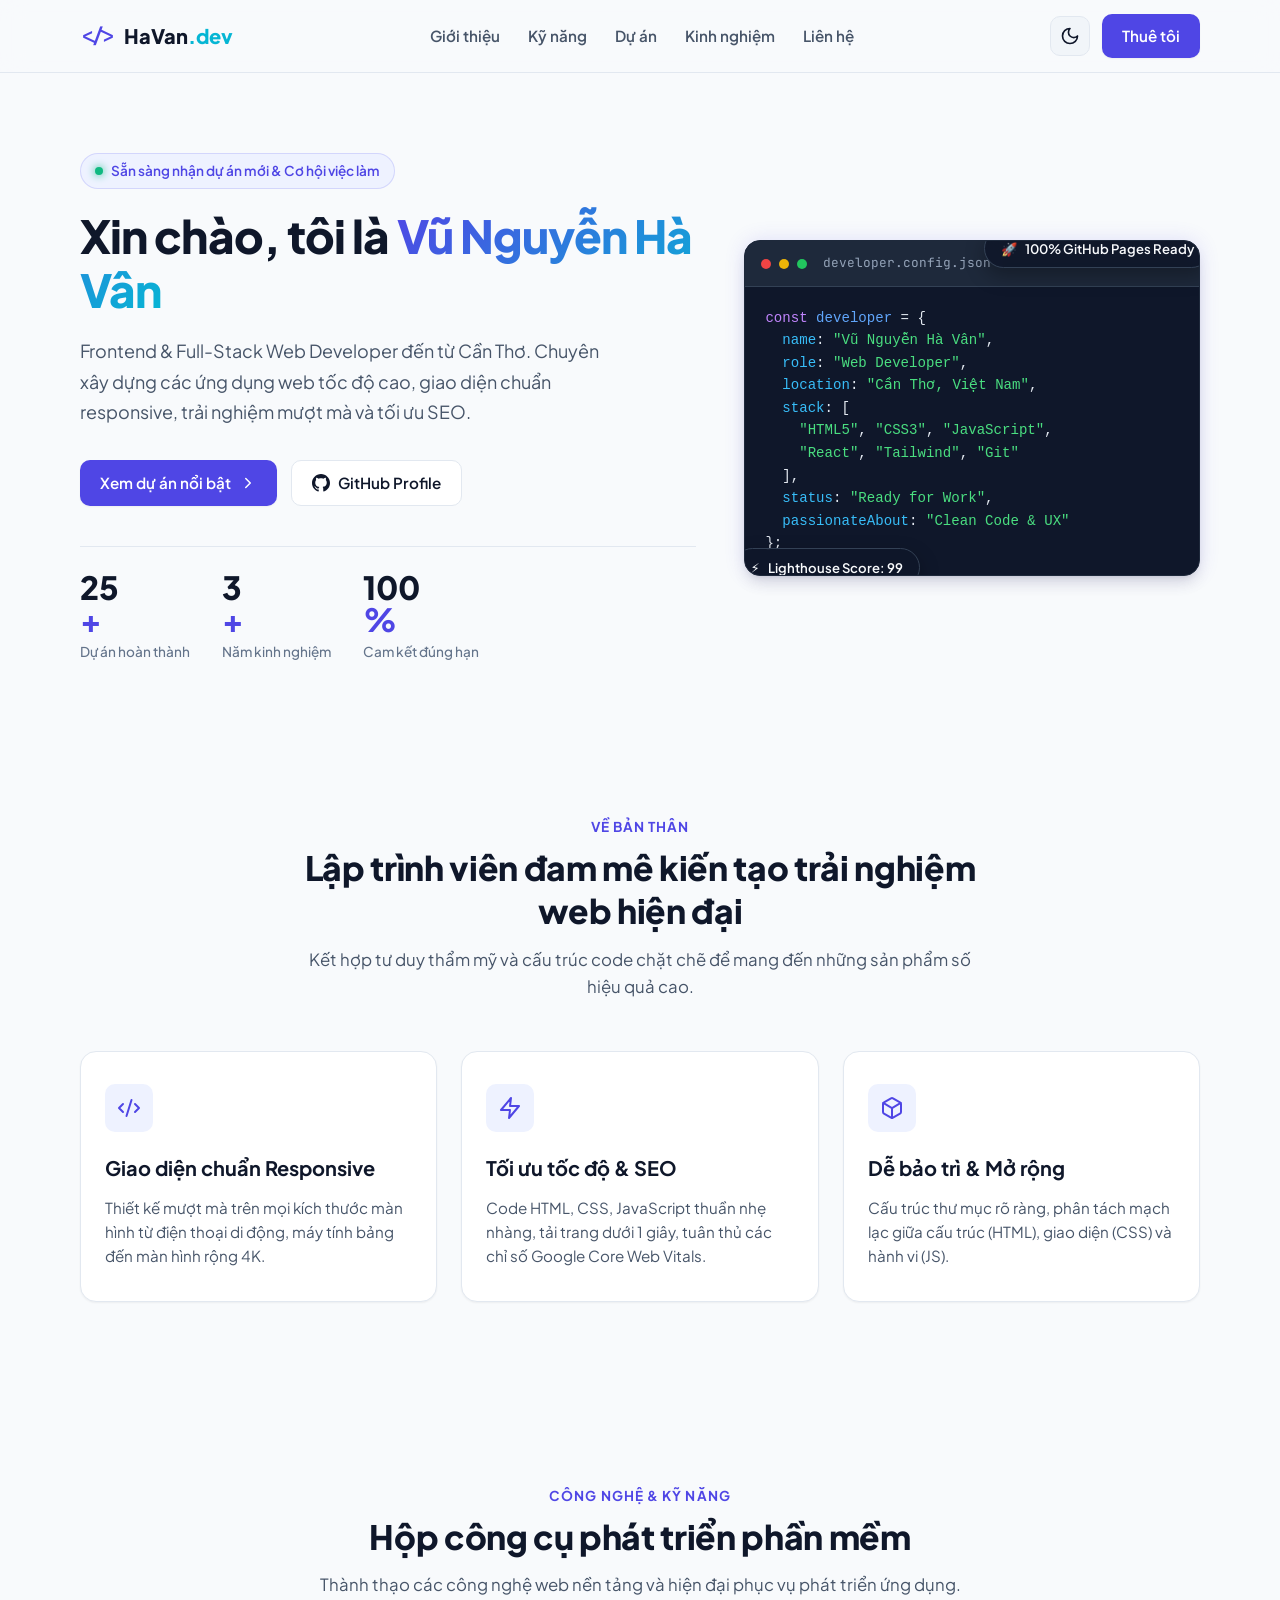
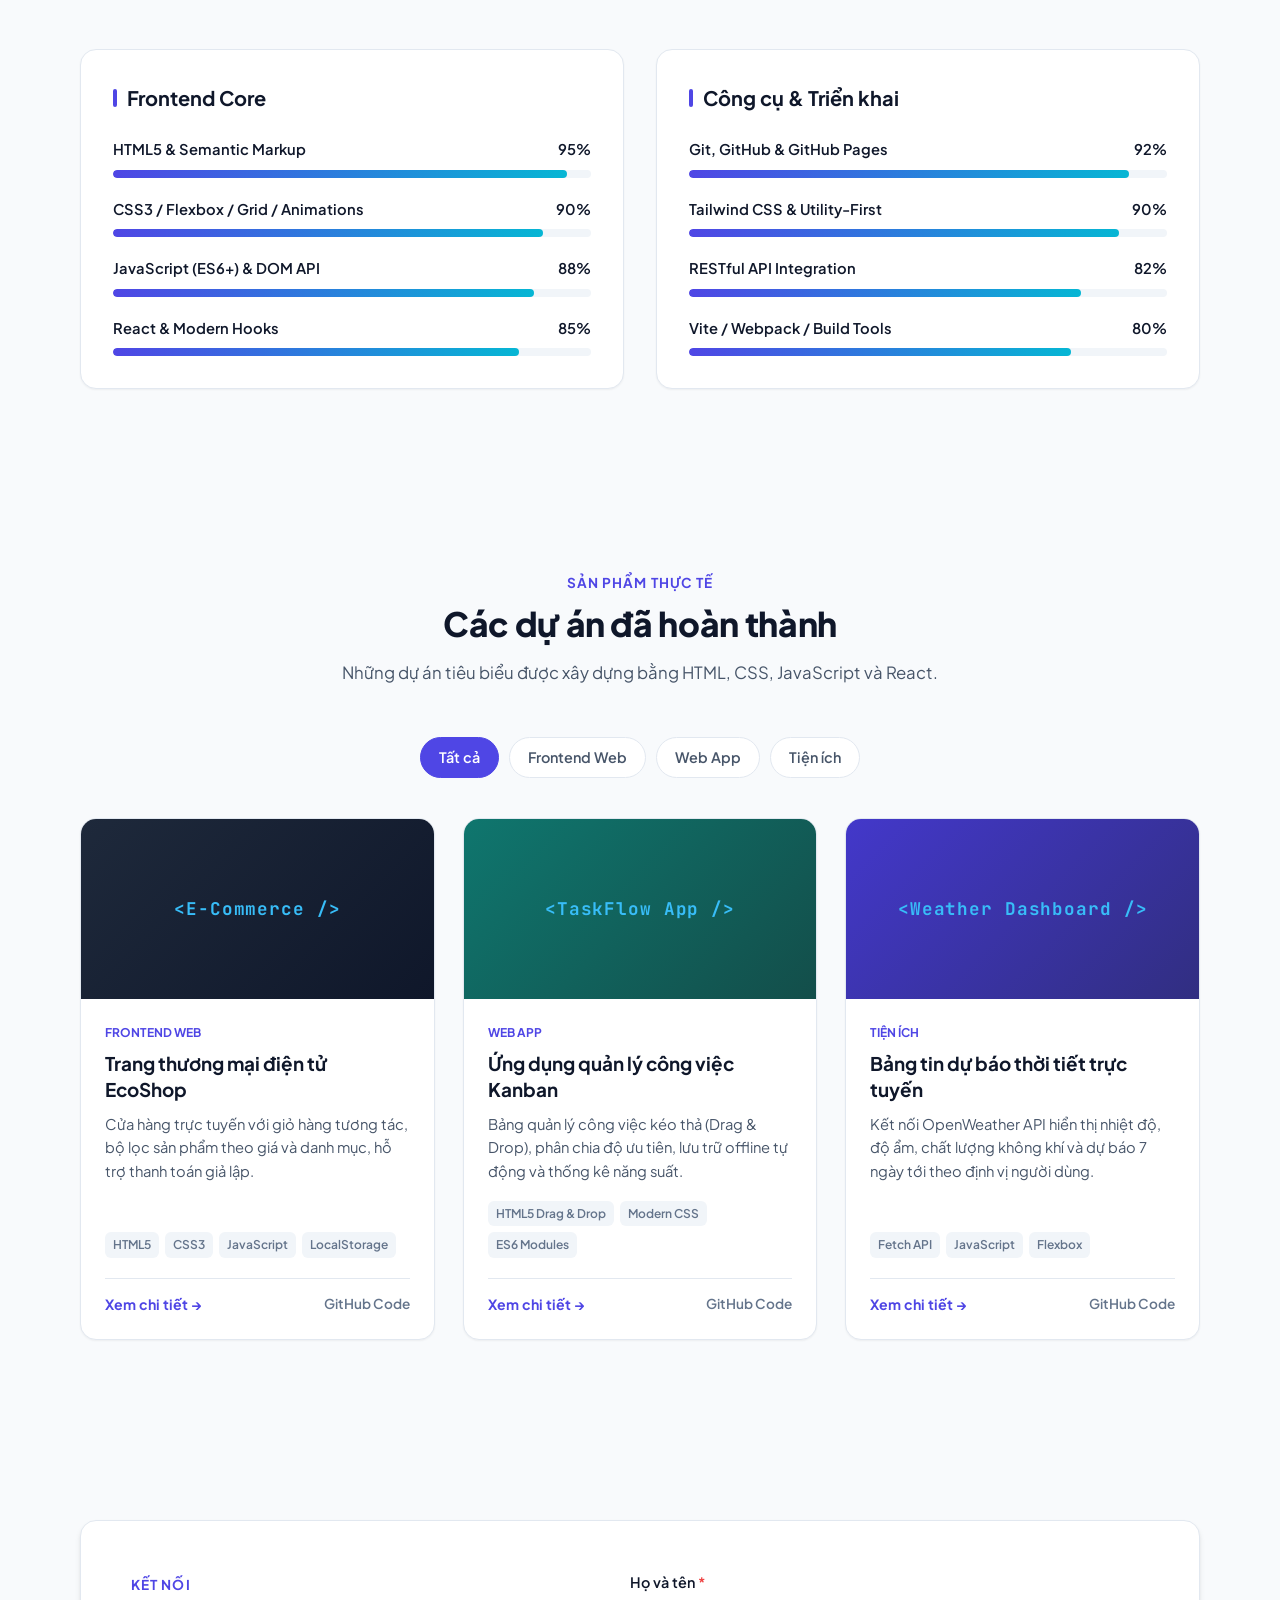
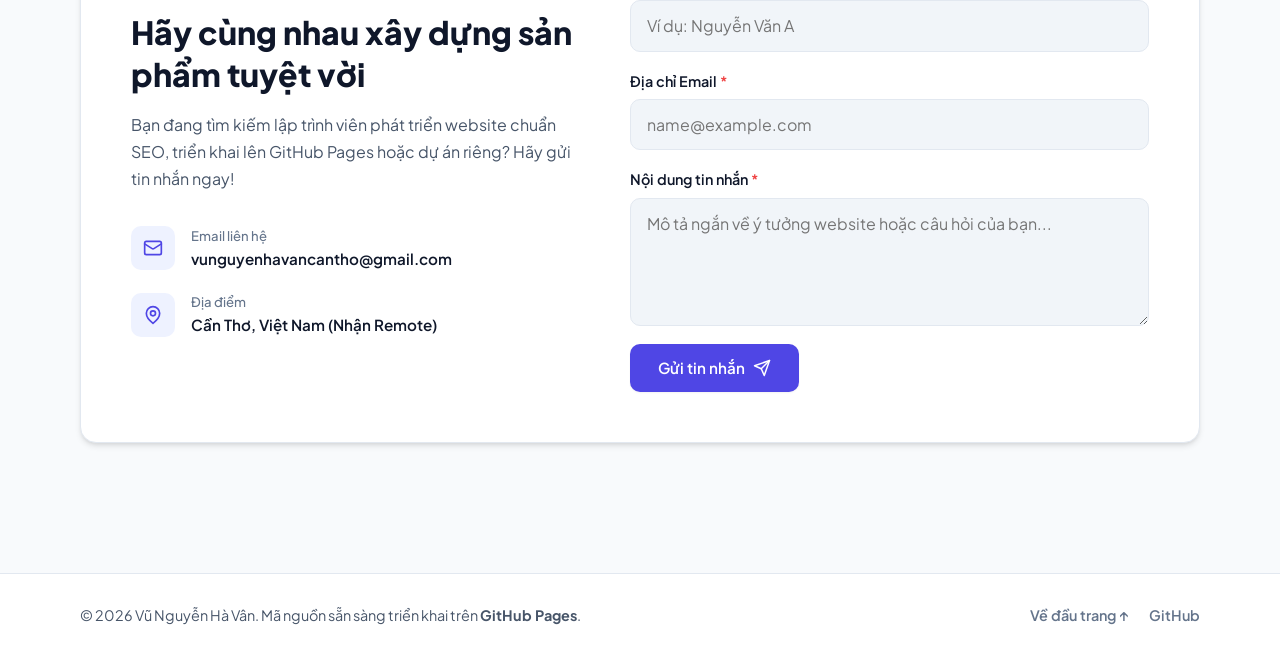
<file: github-pages-ready/index.html>
<!DOCTYPE html>
<html lang="vi">
<head>
  <meta charset="UTF-8">
  <meta name="viewport" content="width=device-width, initial-scale=1.0">
  <title>Vũ Nguyễn Hà Vân | Web Developer Portfolio</title>
  <meta name="description" content="Trang web cá nhân và hồ sơ năng lực của Vũ Nguyễn Hà Vân - Web Developer. Triển khai miễn phí trên GitHub Pages.">
  
  <!-- Google Fonts -->
  <link rel="preconnect" href="https://fonts.googleapis.com">
  <link rel="preconnect" href="https://fonts.gstatic.com" crossorigin>
  <link href="https://fonts.googleapis.com/css2?family=Plus+Jakarta+Sans:wght@400;500;600;700;800&family=JetBrains+Mono:wght@400;600&display=swap" rel="stylesheet">
  
  <!-- CSS Stylesheet -->
  <link rel="stylesheet" href="style.css">
</head>
<body>
  <!-- Header / Navigation -->
  <header class="site-header" id="header">
    <div class="container header-container">
      <a href="#hero" class="brand-logo" id="brand-logo">
        <span class="logo-symbol">&lt;/&gt;</span>
        <span class="logo-text">HaVan<span class="accent-dot">.dev</span></span>
      </a>

      <nav class="nav-menu" id="nav-menu">
        <ul class="nav-list">
          <li><a href="#about" class="nav-link">Giới thiệu</a></li>
          <li><a href="#skills" class="nav-link">Kỹ năng</a></li>
          <li><a href="#projects" class="nav-link">Dự án</a></li>
          <li><a href="#experience" class="nav-link">Kinh nghiệm</a></li>
          <li><a href="#contact" class="nav-link">Liên hệ</a></li>
        </ul>
      </nav>

      <div class="header-actions">
        <!-- Theme Toggle Button -->
        <button class="theme-toggle-btn" id="theme-toggle" aria-label="Đổi chế độ sáng tối" title="Đổi giao diện">
          <svg class="sun-icon" xmlns="http://www.w3.org/2000/svg" width="20" height="20" viewBox="0 0 24 24" fill="none" stroke="currentColor" stroke-width="2" stroke-linecap="round" stroke-linejoin="round"><circle cx="12" cy="12" r="4"></circle><path d="M12 2v2"></path><path d="M12 20v2"></path><path d="m4.93 4.93 1.41 1.41"></path><path d="m17.66 17.66 1.41 1.41"></path><path d="M2 12h2"></path><path d="M20 12h2"></path><path d="m6.34 17.66-1.41 1.41"></path><path d="m19.07 4.93-1.41 1.41"></path></svg>
          <svg class="moon-icon" xmlns="http://www.w3.org/2000/svg" width="20" height="20" viewBox="0 0 24 24" fill="none" stroke="currentColor" stroke-width="2" stroke-linecap="round" stroke-linejoin="round"><path d="M12 3a6 6 0 0 0 9 9 9 9 0 1 1-9-9Z"></path></svg>
        </button>

        <a href="#contact" class="btn btn-primary header-cta">Thuê tôi</a>

        <!-- Mobile Menu Toggle -->
        <button class="mobile-toggle-btn" id="mobile-menu-btn" aria-label="Mở menu điều hướng">
          <span class="bar"></span>
          <span class="bar"></span>
          <span class="bar"></span>
        </button>
      </div>
    </div>
  </header>

  <!-- Hero Section -->
  <main>
    <section class="hero-section" id="hero">
      <div class="container hero-grid">
        <div class="hero-content">
          <div class="status-badge">
            <span class="status-dot"></span>
            <span>Sẵn sàng nhận dự án mới & Cơ hội việc làm</span>
          </div>
          <h1 class="hero-title">
            Xin chào, tôi là <span class="gradient-text">Vũ Nguyễn Hà Vân</span>
          </h1>
          <p class="hero-subtitle">
            Frontend & Full-Stack Web Developer đến từ Cần Thơ. Chuyên xây dựng các ứng dụng web tốc độ cao, giao diện chuẩn responsive, trải nghiệm mượt mà và tối ưu SEO.
          </p>

          <div class="hero-cta-group">
            <a href="#projects" class="btn btn-primary">
              Xem dự án nổi bật
              <svg xmlns="http://www.w3.org/2000/svg" width="18" height="18" viewBox="0 0 24 24" fill="none" stroke="currentColor" stroke-width="2" stroke-linecap="round" stroke-linejoin="round"><path d="m9 18 6-6-6-6"/></svg>
            </a>
            <a href="https://github.com" target="_blank" rel="noopener noreferrer" class="btn btn-outline">
              <svg xmlns="http://www.w3.org/2000/svg" width="18" height="18" viewBox="0 0 24 24" fill="currentColor"><path d="M12 0c-6.626 0-12 5.373-12 12 0 5.302 3.438 9.8 8.207 11.387.599.111.793-.261.793-.577v-2.234c-3.338.726-4.033-1.416-4.033-1.416-.546-1.387-1.333-1.756-1.333-1.756-1.089-.745.083-.729.083-.729 1.205.084 1.839 1.237 1.839 1.237 1.07 1.834 2.807 1.304 3.492.997.107-.775.418-1.305.762-1.604-2.665-.305-5.467-1.334-5.467-5.931 0-1.311.469-2.381 1.236-3.221-.124-.303-.535-1.524.117-3.176 0 0 1.008-.322 3.301 1.23.957-.266 1.983-.399 3.003-.404 1.02.005 2.047.138 3.006.404 2.291-1.552 3.297-1.23 3.297-1.23.653 1.653.242 2.874.118 3.176.77.84 1.235 1.911 1.235 3.221 0 4.609-2.807 5.624-5.479 5.921.43.372.823 1.102.823 2.222v3.293c0 .319.192.694.801.576 4.765-1.589 8.199-6.086 8.199-11.386 0-6.627-5.373-12-12-12z"/></svg>
              GitHub Profile
            </a>
          </div>

          <div class="stats-row">
            <div class="stat-card">
              <span class="stat-num" data-target="25">0</span><span class="stat-plus">+</span>
              <span class="stat-label">Dự án hoàn thành</span>
            </div>
            <div class="stat-card">
              <span class="stat-num" data-target="3">0</span><span class="stat-plus">+</span>
              <span class="stat-label">Năm kinh nghiệm</span>
            </div>
            <div class="stat-card">
              <span class="stat-num" data-target="100">0</span><span class="stat-plus">%</span>
              <span class="stat-label">Cam kết đúng hạn</span>
            </div>
          </div>
        </div>

        <div class="hero-visual">
          <div class="avatar-card">
            <div class="code-window-header">
              <span class="win-dot red"></span>
              <span class="win-dot yellow"></span>
              <span class="win-dot green"></span>
              <span class="win-title">developer.config.json</span>
            </div>
            <div class="code-body">
              <pre><code><span class="c-key">const</span> <span class="c-var">developer</span> = {
  <span class="c-prop">name</span>: <span class="c-str">"Vũ Nguyễn Hà Vân"</span>,
  <span class="c-prop">role</span>: <span class="c-str">"Web Developer"</span>,
  <span class="c-prop">location</span>: <span class="c-str">"Cần Thơ, Việt Nam"</span>,
  <span class="c-prop">stack</span>: [
    <span class="c-str">"HTML5"</span>, <span class="c-str">"CSS3"</span>, <span class="c-str">"JavaScript"</span>,
    <span class="c-str">"React"</span>, <span class="c-str">"Tailwind"</span>, <span class="c-str">"Git"</span>
  ],
  <span class="c-prop">status</span>: <span class="c-str">"Ready for Work"</span>,
  <span class="c-prop">passionateAbout</span>: <span class="c-str">"Clean Code & UX"</span>
};</code></pre>
            </div>
            <div class="floating-badge badge-top">
              <span class="icon">🚀</span>
              <span>100% GitHub Pages Ready</span>
            </div>
            <div class="floating-badge badge-bottom">
              <span class="icon">⚡</span>
              <span>Lighthouse Score: 99</span>
            </div>
          </div>
        </div>
      </div>
    </section>

    <!-- About Section -->
    <section class="section about-section" id="about">
      <div class="container">
        <div class="section-header">
          <span class="section-subtitle">Về bản thân</span>
          <h2 class="section-title">Lập trình viên đam mê kiến tạo trải nghiệm web hiện đại</h2>
          <p class="section-desc">Kết hợp tư duy thẩm mỹ và cấu trúc code chặt chẽ để mang đến những sản phẩm số hiệu quả cao.</p>
        </div>

        <div class="about-grid">
          <div class="about-card">
            <div class="icon-box">
              <svg xmlns="http://www.w3.org/2000/svg" width="24" height="24" viewBox="0 0 24 24" fill="none" stroke="currentColor" stroke-width="2" stroke-linecap="round" stroke-linejoin="round"><path d="m18 16 4-4-4-4"></path><path d="m6 8-4 4 4 4"></path><path d="m14.5 4-5 16"></path></svg>
            </div>
            <h3>Giao diện chuẩn Responsive</h3>
            <p>Thiết kế mượt mà trên mọi kích thước màn hình từ điện thoại di động, máy tính bảng đến màn hình rộng 4K.</p>
          </div>

          <div class="about-card">
            <div class="icon-box">
              <svg xmlns="http://www.w3.org/2000/svg" width="24" height="24" viewBox="0 0 24 24" fill="none" stroke="currentColor" stroke-width="2" stroke-linecap="round" stroke-linejoin="round"><path d="M13 2 3 14h9l-1 8 10-12h-9l1-8z"></path></svg>
            </div>
            <h3>Tối ưu tốc độ & SEO</h3>
            <p>Code HTML, CSS, JavaScript thuần nhẹ nhàng, tải trang dưới 1 giây, tuân thủ các chỉ số Google Core Web Vitals.</p>
          </div>

          <div class="about-card">
            <div class="icon-box">
              <svg xmlns="http://www.w3.org/2000/svg" width="24" height="24" viewBox="0 0 24 24" fill="none" stroke="currentColor" stroke-width="2" stroke-linecap="round" stroke-linejoin="round"><path d="M21 16V8a2 2 0 0 0-1-1.73l-7-4a2 2 0 0 0-2 0l-7 4A2 2 0 0 0 3 8v8a2 2 0 0 0 1 1.73l7 4a2 2 0 0 0 2 0l7-4A2 2 0 0 0 21 16z"></path><polyline points="3.27 6.96 12 12.01 20.73 6.96"></polyline><line x1="12" y1="22.08" x2="12" y2="12"></line></svg>
            </div>
            <h3>Dễ bảo trì & Mở rộng</h3>
            <p>Cấu trúc thư mục rõ ràng, phân tách mạch lạc giữa cấu trúc (HTML), giao diện (CSS) và hành vi (JS).</p>
          </div>
        </div>
      </div>
    </section>

    <!-- Skills Section -->
    <section class="section skills-section" id="skills">
      <div class="container">
        <div class="section-header">
          <span class="section-subtitle">Công nghệ & Kỹ năng</span>
          <h2 class="section-title">Hộp công cụ phát triển phần mềm</h2>
          <p class="section-desc">Thành thạo các công nghệ web nền tảng và hiện đại phục vụ phát triển ứng dụng.</p>
        </div>

        <div class="skills-grid">
          <div class="skill-category">
            <h3 class="category-title">Frontend Core</h3>
            <div class="skill-bars">
              <div class="skill-item">
                <div class="skill-info">
                  <span>HTML5 & Semantic Markup</span>
                  <span>95%</span>
                </div>
                <div class="progress-bar"><div class="progress" style="width: 95%"></div></div>
              </div>
              <div class="skill-item">
                <div class="skill-info">
                  <span>CSS3 / Flexbox / Grid / Animations</span>
                  <span>90%</span>
                </div>
                <div class="progress-bar"><div class="progress" style="width: 90%"></div></div>
              </div>
              <div class="skill-item">
                <div class="skill-info">
                  <span>JavaScript (ES6+) & DOM API</span>
                  <span>88%</span>
                </div>
                <div class="progress-bar"><div class="progress" style="width: 88%"></div></div>
              </div>
              <div class="skill-item">
                <div class="skill-info">
                  <span>React & Modern Hooks</span>
                  <span>85%</span>
                </div>
                <div class="progress-bar"><div class="progress" style="width: 85%"></div></div>
              </div>
            </div>
          </div>

          <div class="skill-category">
            <h3 class="category-title">Công cụ & Triển khai</h3>
            <div class="skill-bars">
              <div class="skill-item">
                <div class="skill-info">
                  <span>Git, GitHub & GitHub Pages</span>
                  <span>92%</span>
                </div>
                <div class="progress-bar"><div class="progress" style="width: 92%"></div></div>
              </div>
              <div class="skill-item">
                <div class="skill-info">
                  <span>Tailwind CSS & Utility-First</span>
                  <span>90%</span>
                </div>
                <div class="progress-bar"><div class="progress" style="width: 90%"></div></div>
              </div>
              <div class="skill-item">
                <div class="skill-info">
                  <span>RESTful API Integration</span>
                  <span>82%</span>
                </div>
                <div class="progress-bar"><div class="progress" style="width: 82%"></div></div>
              </div>
              <div class="skill-item">
                <div class="skill-info">
                  <span>Vite / Webpack / Build Tools</span>
                  <span>80%</span>
                </div>
                <div class="progress-bar"><div class="progress" style="width: 80%"></div></div>
              </div>
            </div>
          </div>
        </div>
      </div>
    </section>

    <!-- Projects Section -->
    <section class="section projects-section" id="projects">
      <div class="container">
        <div class="section-header">
          <span class="section-subtitle">Sản phẩm thực tế</span>
          <h2 class="section-title">Các dự án đã hoàn thành</h2>
          <p class="section-desc">Những dự án tiêu biểu được xây dựng bằng HTML, CSS, JavaScript và React.</p>
        </div>

        <!-- Project Filter Tabs -->
        <div class="filter-tabs">
          <button class="filter-btn active" data-filter="all">Tất cả</button>
          <button class="filter-btn" data-filter="frontend">Frontend Web</button>
          <button class="filter-btn" data-filter="app">Web App</button>
          <button class="filter-btn" data-filter="tools">Tiện ích</button>
        </div>

        <div class="projects-grid" id="projects-container">
          <!-- Project 1 -->
          <article class="project-card" data-category="frontend">
            <div class="project-preview">
              <div class="project-mockup" style="background: linear-gradient(135deg, #1e293b 0%, #0f172a 100%);">
                <div class="mockup-code">
                  <span class="tag">&lt;E-Commerce /&gt;</span>
                  <div class="preview-bars"></div>
                </div>
              </div>
            </div>
            <div class="project-details">
              <span class="project-tag">Frontend Web</span>
              <h3 class="project-title">Trang thương mại điện tử EcoShop</h3>
              <p class="project-summary">Cửa hàng trực tuyến với giỏ hàng tương tác, bộ lọc sản phẩm theo giá và danh mục, hỗ trợ thanh toán giả lập.</p>
              <div class="tech-tags">
                <span>HTML5</span>
                <span>CSS3</span>
                <span>JavaScript</span>
                <span>LocalStorage</span>
              </div>
              <div class="project-links">
                <a href="#contact" class="link-btn">Xem chi tiết &rarr;</a>
                <a href="https://github.com" target="_blank" rel="noopener noreferrer" class="link-github">GitHub Code</a>
              </div>
            </div>
          </article>

          <!-- Project 2 -->
          <article class="project-card" data-category="app">
            <div class="project-preview">
              <div class="project-mockup" style="background: linear-gradient(135deg, #0f766e 0%, #134e4a 100%);">
                <div class="mockup-code">
                  <span class="tag">&lt;TaskFlow App /&gt;</span>
                  <div class="preview-bars"></div>
                </div>
              </div>
            </div>
            <div class="project-details">
              <span class="project-tag">Web App</span>
              <h3 class="project-title">Ứng dụng quản lý công việc Kanban</h3>
              <p class="project-summary">Bảng quản lý công việc kéo thả (Drag & Drop), phân chia độ ưu tiên, lưu trữ offline tự động và thống kê năng suất.</p>
              <div class="tech-tags">
                <span>HTML5 Drag & Drop</span>
                <span>Modern CSS</span>
                <span>ES6 Modules</span>
              </div>
              <div class="project-links">
                <a href="#contact" class="link-btn">Xem chi tiết &rarr;</a>
                <a href="https://github.com" target="_blank" rel="noopener noreferrer" class="link-github">GitHub Code</a>
              </div>
            </div>
          </article>

          <!-- Project 3 -->
          <article class="project-card" data-category="tools">
            <div class="project-preview">
              <div class="project-mockup" style="background: linear-gradient(135deg, #4338ca 0%, #312e81 100%);">
                <div class="mockup-code">
                  <span class="tag">&lt;Weather Dashboard /&gt;</span>
                  <div class="preview-bars"></div>
                </div>
              </div>
            </div>
            <div class="project-details">
              <span class="project-tag">Tiện ích</span>
              <h3 class="project-title">Bảng tin dự báo thời tiết trực tuyến</h3>
              <p class="project-summary">Kết nối OpenWeather API hiển thị nhiệt độ, độ ẩm, chất lượng không khí và dự báo 7 ngày tới theo định vị người dùng.</p>
              <div class="tech-tags">
                <span>Fetch API</span>
                <span>JavaScript</span>
                <span>Flexbox</span>
              </div>
              <div class="project-links">
                <a href="#contact" class="link-btn">Xem chi tiết &rarr;</a>
                <a href="https://github.com" target="_blank" rel="noopener noreferrer" class="link-github">GitHub Code</a>
              </div>
            </div>
          </article>
        </div>
      </div>
    </section>

    <!-- Contact Section -->
    <section class="section contact-section" id="contact">
      <div class="container">
        <div class="contact-card">
          <div class="contact-info">
            <span class="section-subtitle">Kết nối</span>
            <h2 class="contact-heading">Hãy cùng nhau xây dựng sản phẩm tuyệt vời</h2>
            <p class="contact-subtext">Bạn đang tìm kiếm lập trình viên phát triển website chuẩn SEO, triển khai lên GitHub Pages hoặc dự án riêng? Hãy gửi tin nhắn ngay!</p>

            <div class="contact-methods">
              <div class="contact-item">
                <div class="item-icon">
                  <svg xmlns="http://www.w3.org/2000/svg" width="20" height="20" viewBox="0 0 24 24" fill="none" stroke="currentColor" stroke-width="2" stroke-linecap="round" stroke-linejoin="round"><rect width="20" height="16" x="2" y="4" rx="2"></rect><path d="m22 7-8.97 5.7a1.94 1.94 0 0 1-2.06 0L2 7"></path></svg>
                </div>
                <div>
                  <span class="item-label">Email liên hệ</span>
                  <a href="mailto:vunguyenhavancantho@gmail.com" class="item-value">vunguyenhavancantho@gmail.com</a>
                </div>
              </div>

              <div class="contact-item">
                <div class="item-icon">
                  <svg xmlns="http://www.w3.org/2000/svg" width="20" height="20" viewBox="0 0 24 24" fill="none" stroke="currentColor" stroke-width="2" stroke-linecap="round" stroke-linejoin="round"><path d="M20 10c0 6-8 12-8 12s-8-6-8-12a8 8 0 0 1 16 0Z"></path><circle cx="12" cy="10" r="3"></circle></svg>
                </div>
                <div>
                  <span class="item-label">Địa điểm</span>
                  <span class="item-value">Cần Thơ, Việt Nam (Nhận Remote)</span>
                </div>
              </div>
            </div>
          </div>

          <form class="contact-form" id="contact-form">
            <div class="form-group">
              <label for="name">Họ và tên <span class="required">*</span></label>
              <input type="text" id="name" name="name" placeholder="Ví dụ: Nguyễn Văn A" required>
            </div>

            <div class="form-group">
              <label for="email">Địa chỉ Email <span class="required">*</span></label>
              <input type="email" id="email" name="email" placeholder="name@example.com" required>
            </div>

            <div class="form-group">
              <label for="message">Nội dung tin nhắn <span class="required">*</span></label>
              <textarea id="message" name="message" rows="4" placeholder="Mô tả ngắn về ý tưởng website hoặc câu hỏi của bạn..." required></textarea>
            </div>

            <button type="submit" class="btn btn-primary submit-btn" id="submit-btn">
              <span>Gửi tin nhắn</span>
              <svg xmlns="http://www.w3.org/2000/svg" width="18" height="18" viewBox="0 0 24 24" fill="none" stroke="currentColor" stroke-width="2" stroke-linecap="round" stroke-linejoin="round"><path d="m22 2-7 20-4-9-9-4Z"></path><path d="M22 2 11 13"></path></svg>
            </button>
            <div class="form-feedback" id="form-feedback"></div>
          </form>
        </div>
      </div>
    </section>
  </main>

  <!-- Footer -->
  <footer class="site-footer">
    <div class="container footer-content">
      <p class="copyright">&copy; 2026 Vũ Nguyễn Hà Vân. Mã nguồn sẵn sàng triển khai trên <strong>GitHub Pages</strong>.</p>
      <div class="footer-links">
        <a href="#hero">Về đầu trang &uarr;</a>
        <a href="https://github.com" target="_blank" rel="noopener noreferrer">GitHub</a>
      </div>
    </div>
  </footer>

  <!-- Javascript -->
  <script src="script.js"></script>
</body>
</html>
</file>
<file: github-pages-ready/style.css>
/* ==========================================================================
   CSS Stylesheet for Vũ Nguyễn Hà Vân Portfolio
   Optimized for GitHub Pages deployment
   ========================================================================== */

:root {
  /* Colors - Light Mode (Default) */
  --bg-main: #f8fafc;
  --bg-surface: #ffffff;
  --bg-card: #ffffff;
  --bg-alt: #f1f5f9;
  
  --text-main: #0f172a;
  --text-muted: #475569;
  --text-subtle: #64748b;
  
  --primary: #4f46e5;
  --primary-hover: #4338ca;
  --primary-light: #eef2ff;
  --accent: #06b6d4;
  
  --border: #e2e8f0;
  --border-light: #f1f5f9;
  
  --shadow-sm: 0 1px 2px 0 rgb(0 0 0 / 0.05);
  --shadow-md: 0 4px 6px -1px rgb(0 0 0 / 0.1), 0 2px 4px -2px rgb(0 0 0 / 0.1);
  --shadow-lg: 0 10px 15px -3px rgb(0 0 0 / 0.1), 0 4px 6px -4px rgb(0 0 0 / 0.1);
  --shadow-glow: 0 0 20px rgba(79, 70, 229, 0.15);
  
  --radius-sm: 6px;
  --radius-md: 10px;
  --radius-lg: 16px;
  --radius-full: 9999px;
  
  --font-sans: 'Plus Jakarta Sans', system-ui, -apple-system, BlinkMacSystemFont, 'Segoe UI', Roboto, sans-serif;
  --font-mono: 'JetBrains Mono', monospace;
  --transition: all 0.25s ease-in-out;
}

/* Dark Mode Theme Variables */
[data-theme="dark"] {
  --bg-main: #0b0f19;
  --bg-surface: #111827;
  --bg-card: #141e33;
  --bg-alt: #1a2238;
  
  --text-main: #f8fafc;
  --text-muted: #cbd5e1;
  --text-subtle: #94a3b8;
  
  --primary: #6366f1;
  --primary-hover: #4f46e5;
  --primary-light: rgba(99, 102, 241, 0.15);
  --accent: #22d3ee;
  
  --border: #1e293b;
  --border-light: #182235;
  
  --shadow-sm: 0 1px 2px 0 rgb(0 0 0 / 0.5);
  --shadow-md: 0 4px 6px -1px rgb(0 0 0 / 0.4);
  --shadow-lg: 0 10px 15px -3px rgb(0 0 0 / 0.5);
  --shadow-glow: 0 0 25px rgba(99, 102, 241, 0.25);
}

/* ==========================================================================
   Base & Reset
   ========================================================================== */
*, *::before, *::after {
  box-sizing: border-box;
  margin: 0;
  padding: 0;
}

html {
  scroll-behavior: smooth;
  font-size: 16px;
}

body {
  font-family: var(--font-sans);
  background-color: var(--bg-main);
  color: var(--text-main);
  line-height: 1.6;
  min-height: 100vh;
  transition: background-color 0.3s ease, color 0.3s ease;
  overflow-x: hidden;
}

.container {
  width: 100%;
  max-width: 1160px;
  margin: 0 auto;
  padding: 0 20px;
}

a {
  color: inherit;
  text-decoration: none;
  transition: var(--transition);
}

button, input, textarea {
  font: inherit;
}

ul {
  list-style: none;
}

/* ==========================================================================
   Header & Navigation
   ========================================================================== */
.site-header {
  position: sticky;
  top: 0;
  z-index: 100;
  background-color: rgba(248, 250, 252, 0.85);
  backdrop-filter: blur(12px);
  -webkit-backdrop-filter: blur(12px);
  border-bottom: 1px solid var(--border);
  transition: var(--transition);
}

[data-theme="dark"] .site-header {
  background-color: rgba(11, 15, 25, 0.85);
}

.header-container {
  display: flex;
  align-items: center;
  justify-content: space-between;
  height: 72px;
}

.brand-logo {
  display: flex;
  align-items: center;
  gap: 8px;
  font-weight: 800;
  font-size: 1.25rem;
}

.logo-symbol {
  font-family: var(--font-mono);
  color: var(--primary);
  font-weight: 700;
}

.accent-dot {
  color: var(--accent);
}

.nav-list {
  display: flex;
  align-items: center;
  gap: 28px;
}

.nav-link {
  font-size: 0.95rem;
  font-weight: 600;
  color: var(--text-muted);
  position: relative;
  padding: 6px 0;
}

.nav-link:hover,
.nav-link.active {
  color: var(--primary);
}

.nav-link::after {
  content: '';
  position: absolute;
  bottom: 0;
  left: 0;
  width: 0;
  height: 2px;
  background-color: var(--primary);
  transition: width 0.2s ease;
}

.nav-link:hover::after,
.nav-link.active::after {
  width: 100%;
}

.header-actions {
  display: flex;
  align-items: center;
  gap: 12px;
}

.theme-toggle-btn {
  background: var(--bg-alt);
  border: 1px solid var(--border);
  color: var(--text-main);
  width: 40px;
  height: 40px;
  border-radius: var(--radius-md);
  display: flex;
  align-items: center;
  justify-content: center;
  cursor: pointer;
  transition: var(--transition);
}

.theme-toggle-btn:hover {
  background: var(--primary-light);
  color: var(--primary);
  border-color: var(--primary);
}

.sun-icon { display: none; }
.moon-icon { display: block; }

[data-theme="dark"] .sun-icon { display: block; }
[data-theme="dark"] .moon-icon { display: none; }

.mobile-toggle-btn {
  display: none;
  background: transparent;
  border: none;
  cursor: pointer;
  flex-direction: column;
  gap: 5px;
  padding: 6px;
}

.mobile-toggle-btn .bar {
  width: 22px;
  height: 2px;
  background-color: var(--text-main);
  transition: var(--transition);
}

/* Buttons */
.btn {
  display: inline-flex;
  align-items: center;
  justify-content: center;
  gap: 8px;
  font-size: 0.95rem;
  font-weight: 600;
  padding: 10px 20px;
  border-radius: var(--radius-md);
  cursor: pointer;
  border: none;
  transition: var(--transition);
  white-space: nowrap;
}

.btn-primary {
  background-color: var(--primary);
  color: #ffffff;
  box-shadow: var(--shadow-sm);
}

.btn-primary:hover {
  background-color: var(--primary-hover);
  box-shadow: var(--shadow-glow);
  transform: translateY(-1px);
}

.btn-outline {
  background-color: var(--bg-surface);
  color: var(--text-main);
  border: 1px solid var(--border);
}

.btn-outline:hover {
  border-color: var(--primary);
  color: var(--primary);
  background-color: var(--primary-light);
  transform: translateY(-1px);
}

/* ==========================================================================
   Hero Section
   ========================================================================== */
.hero-section {
  padding: 80px 0 60px;
}

.hero-grid {
  display: grid;
  grid-template-columns: 1.15fr 0.85fr;
  gap: 48px;
  align-items: center;
}

.status-badge {
  display: inline-flex;
  align-items: center;
  gap: 8px;
  padding: 6px 14px;
  background-color: var(--primary-light);
  color: var(--primary);
  font-size: 0.85rem;
  font-weight: 600;
  border-radius: var(--radius-full);
  margin-bottom: 20px;
  border: 1px solid rgba(99, 102, 241, 0.2);
}

.status-dot {
  width: 8px;
  height: 8px;
  background-color: #10b981;
  border-radius: 50%;
  box-shadow: 0 0 8px #10b981;
  animation: pulse 2s infinite;
}

@keyframes pulse {
  0% { transform: scale(0.95); opacity: 0.8; }
  50% { transform: scale(1.2); opacity: 1; }
  100% { transform: scale(0.95); opacity: 0.8; }
}

.hero-title {
  font-size: 2.85rem;
  line-height: 1.2;
  font-weight: 800;
  margin-bottom: 18px;
  letter-spacing: -0.02em;
}

.gradient-text {
  background: linear-gradient(135deg, var(--primary) 0%, var(--accent) 100%);
  -webkit-background-clip: text;
  -webkit-text-fill-color: transparent;
}

.hero-subtitle {
  font-size: 1.125rem;
  color: var(--text-muted);
  line-height: 1.7;
  margin-bottom: 32px;
  max-width: 540px;
}

.hero-cta-group {
  display: flex;
  flex-wrap: wrap;
  gap: 14px;
  margin-bottom: 40px;
}

.stats-row {
  display: flex;
  gap: 32px;
  padding-top: 24px;
  border-top: 1px solid var(--border);
}

.stat-card {
  display: flex;
  flex-direction: column;
}

.stat-num, .stat-plus {
  font-size: 2rem;
  font-weight: 800;
  color: var(--text-main);
  line-height: 1;
}

.stat-plus {
  color: var(--primary);
}

.stat-label {
  font-size: 0.85rem;
  color: var(--text-subtle);
  margin-top: 6px;
  font-weight: 500;
}

/* Hero Code Visual Card */
.hero-visual {
  position: relative;
}

.avatar-card {
  background: #0f172a;
  border-radius: var(--radius-lg);
  border: 1px solid #1e293b;
  box-shadow: var(--shadow-lg), var(--shadow-glow);
  overflow: hidden;
  position: relative;
}

.code-window-header {
  display: flex;
  align-items: center;
  padding: 12px 16px;
  background: #1e293b;
  border-bottom: 1px solid #334155;
  gap: 8px;
}

.win-dot {
  width: 10px;
  height: 10px;
  border-radius: 50%;
}
.win-dot.red { background-color: #ef4444; }
.win-dot.yellow { background-color: #eab308; }
.win-dot.green { background-color: #22c55e; }

.win-title {
  margin-left: 8px;
  font-family: var(--font-mono);
  font-size: 0.8rem;
  color: #94a3b8;
}

.code-body {
  padding: 20px;
  font-family: var(--font-mono);
  font-size: 0.88rem;
  line-height: 1.6;
  color: #e2e8f0;
  overflow-x: auto;
}

.c-key { color: #c084fc; }
.c-var { color: #60a5fa; }
.c-prop { color: #38bdf8; }
.c-str { color: #4ade80; }

.floating-badge {
  position: absolute;
  display: flex;
  align-items: center;
  gap: 8px;
  padding: 8px 16px;
  background: rgba(15, 23, 42, 0.9);
  backdrop-filter: blur(8px);
  border: 1px solid #334155;
  border-radius: var(--radius-full);
  font-size: 0.82rem;
  font-weight: 600;
  color: #f8fafc;
  box-shadow: 0 8px 20px rgba(0,0,0,0.3);
}

.badge-top {
  top: -12px;
  right: -12px;
}

.badge-bottom {
  bottom: -12px;
  left: -12px;
}

/* ==========================================================================
   Sections Common Styles
   ========================================================================== */
.section {
  padding: 90px 0;
}

.section-header {
  text-align: center;
  max-width: 680px;
  margin: 0 auto 50px;
}

.section-subtitle {
  display: inline-block;
  font-size: 0.85rem;
  font-weight: 700;
  text-transform: uppercase;
  letter-spacing: 0.08em;
  color: var(--primary);
  margin-bottom: 8px;
}

.section-title {
  font-size: 2.1rem;
  font-weight: 800;
  line-height: 1.3;
  margin-bottom: 14px;
  letter-spacing: -0.01em;
}

.section-desc {
  font-size: 1.05rem;
  color: var(--text-muted);
}

/* ==========================================================================
   About Cards
   ========================================================================== */
.about-grid {
  display: grid;
  grid-template-columns: repeat(3, 1fr);
  gap: 24px;
}

.about-card {
  background: var(--bg-surface);
  border: 1px solid var(--border);
  padding: 32px 24px;
  border-radius: var(--radius-lg);
  box-shadow: var(--shadow-sm);
  transition: var(--transition);
}

.about-card:hover {
  transform: translateY(-4px);
  box-shadow: var(--shadow-md);
  border-color: var(--primary);
}

.icon-box {
  width: 48px;
  height: 48px;
  border-radius: var(--radius-md);
  background: var(--primary-light);
  color: var(--primary);
  display: flex;
  align-items: center;
  justify-content: center;
  margin-bottom: 20px;
}

.about-card h3 {
  font-size: 1.25rem;
  font-weight: 700;
  margin-bottom: 12px;
}

.about-card p {
  color: var(--text-muted);
  font-size: 0.95rem;
  line-height: 1.6;
}

/* ==========================================================================
   Skills Section
   ========================================================================== */
.skills-grid {
  display: grid;
  grid-template-columns: repeat(2, 1fr);
  gap: 32px;
}

.skill-category {
  background: var(--bg-surface);
  border: 1px solid var(--border);
  padding: 32px;
  border-radius: var(--radius-lg);
  box-shadow: var(--shadow-sm);
}

.category-title {
  font-size: 1.25rem;
  font-weight: 700;
  margin-bottom: 24px;
  color: var(--text-main);
  display: flex;
  align-items: center;
  gap: 10px;
}

.category-title::before {
  content: '';
  display: block;
  width: 4px;
  height: 18px;
  background: var(--primary);
  border-radius: 2px;
}

.skill-bars {
  display: flex;
  flex-direction: column;
  gap: 20px;
}

.skill-info {
  display: flex;
  justify-content: space-between;
  font-size: 0.92rem;
  font-weight: 600;
  margin-bottom: 8px;
}

.progress-bar {
  width: 100%;
  height: 8px;
  background: var(--bg-alt);
  border-radius: var(--radius-full);
  overflow: hidden;
}

.progress {
  height: 100%;
  background: linear-gradient(90deg, var(--primary) 0%, var(--accent) 100%);
  border-radius: var(--radius-full);
  transition: width 1s ease-in-out;
}

/* ==========================================================================
   Projects Section
   ========================================================================== */
.filter-tabs {
  display: flex;
  justify-content: center;
  gap: 10px;
  margin-bottom: 40px;
  flex-wrap: wrap;
}

.filter-btn {
  background: var(--bg-surface);
  border: 1px solid var(--border);
  color: var(--text-muted);
  padding: 8px 18px;
  border-radius: var(--radius-full);
  font-size: 0.9rem;
  font-weight: 600;
  cursor: pointer;
  transition: var(--transition);
}

.filter-btn:hover {
  border-color: var(--primary);
  color: var(--primary);
}

.filter-btn.active {
  background: var(--primary);
  color: #ffffff;
  border-color: var(--primary);
}

.projects-grid {
  display: grid;
  grid-template-columns: repeat(3, 1fr);
  gap: 28px;
}

.project-card {
  background: var(--bg-surface);
  border: 1px solid var(--border);
  border-radius: var(--radius-lg);
  overflow: hidden;
  box-shadow: var(--shadow-sm);
  display: flex;
  flex-direction: column;
  transition: var(--transition);
}

.project-card:hover {
  transform: translateY(-6px);
  box-shadow: var(--shadow-lg);
  border-color: var(--primary);
}

.project-preview {
  height: 180px;
  overflow: hidden;
  position: relative;
}

.project-mockup {
  width: 100%;
  height: 100%;
  display: flex;
  align-items: center;
  justify-content: center;
  color: #ffffff;
}

.mockup-code .tag {
  font-family: var(--font-mono);
  font-size: 1.1rem;
  font-weight: 700;
  letter-spacing: 0.05em;
  color: #38bdf8;
}

.project-details {
  padding: 24px;
  display: flex;
  flex-direction: column;
  flex-grow: 1;
}

.project-tag {
  display: inline-block;
  font-size: 0.75rem;
  font-weight: 700;
  text-transform: uppercase;
  color: var(--primary);
  margin-bottom: 8px;
}

.project-title {
  font-size: 1.18rem;
  font-weight: 700;
  margin-bottom: 10px;
  line-height: 1.4;
}

.project-summary {
  color: var(--text-muted);
  font-size: 0.92rem;
  margin-bottom: 18px;
  flex-grow: 1;
}

.tech-tags {
  display: flex;
  flex-wrap: wrap;
  gap: 6px;
  margin-bottom: 20px;
}

.tech-tags span {
  font-size: 0.75rem;
  font-weight: 600;
  background: var(--bg-alt);
  color: var(--text-subtle);
  padding: 3px 8px;
  border-radius: var(--radius-sm);
}

.project-links {
  display: flex;
  align-items: center;
  justify-content: space-between;
  padding-top: 14px;
  border-top: 1px solid var(--border);
}

.link-btn {
  font-size: 0.88rem;
  font-weight: 700;
  color: var(--primary);
}

.link-btn:hover {
  text-decoration: underline;
}

.link-github {
  font-size: 0.85rem;
  color: var(--text-subtle);
  font-weight: 600;
}

.link-github:hover {
  color: var(--text-main);
}

/* ==========================================================================
   Contact Section
   ========================================================================== */
.contact-card {
  background: var(--bg-surface);
  border: 1px solid var(--border);
  border-radius: var(--radius-lg);
  padding: 50px;
  display: grid;
  grid-template-columns: 1fr 1.15fr;
  gap: 48px;
  box-shadow: var(--shadow-md);
}

.contact-heading {
  font-size: 2rem;
  font-weight: 800;
  line-height: 1.3;
  margin: 8px 0 16px;
}

.contact-subtext {
  color: var(--text-muted);
  font-size: 1rem;
  line-height: 1.7;
  margin-bottom: 32px;
}

.contact-methods {
  display: flex;
  flex-direction: column;
  gap: 20px;
}

.contact-item {
  display: flex;
  align-items: center;
  gap: 16px;
}

.item-icon {
  width: 44px;
  height: 44px;
  border-radius: var(--radius-md);
  background: var(--primary-light);
  color: var(--primary);
  display: flex;
  align-items: center;
  justify-content: center;
  flex-shrink: 0;
}

.item-label {
  display: block;
  font-size: 0.82rem;
  color: var(--text-subtle);
  font-weight: 500;
}

.item-value {
  font-size: 0.95rem;
  font-weight: 600;
  color: var(--text-main);
}

/* Contact Form */
.contact-form {
  display: flex;
  flex-direction: column;
  gap: 18px;
}

.form-group {
  display: flex;
  flex-direction: column;
  gap: 6px;
}

.form-group label {
  font-size: 0.9rem;
  font-weight: 600;
  color: var(--text-main);
}

.required {
  color: #ef4444;
}

.form-group input,
.form-group textarea {
  width: 100%;
  padding: 12px 16px;
  border: 1px solid var(--border);
  background: var(--bg-alt);
  color: var(--text-main);
  border-radius: var(--radius-md);
  outline: none;
  transition: var(--transition);
}

.form-group input:focus,
.form-group textarea:focus {
  border-color: var(--primary);
  background: var(--bg-surface);
  box-shadow: 0 0 0 3px rgba(99, 102, 241, 0.15);
}

.submit-btn {
  align-self: flex-start;
  padding: 12px 28px;
}

.form-feedback {
  margin-top: 10px;
  font-size: 0.9rem;
  font-weight: 600;
  display: none;
}

.form-feedback.success {
  display: block;
  color: #10b981;
}

.form-feedback.error {
  display: block;
  color: #ef4444;
}

/* ==========================================================================
   Footer
   ========================================================================== */
.site-footer {
  border-top: 1px solid var(--border);
  padding: 30px 0;
  margin-top: 40px;
  background: var(--bg-surface);
}

.footer-content {
  display: flex;
  align-items: center;
  justify-content: space-between;
  flex-wrap: wrap;
  gap: 16px;
}

.copyright {
  font-size: 0.9rem;
  color: var(--text-muted);
}

.footer-links {
  display: flex;
  gap: 20px;
  font-size: 0.9rem;
  font-weight: 600;
  color: var(--text-subtle);
}

.footer-links a:hover {
  color: var(--primary);
}

/* ==========================================================================
   Responsive Breakpoints
   ========================================================================== */
@media (max-width: 992px) {
  .hero-grid {
    grid-template-columns: 1fr;
    gap: 40px;
  }

  .about-grid,
  .projects-grid {
    grid-template-columns: repeat(2, 1fr);
  }

  .contact-card {
    grid-template-columns: 1fr;
    padding: 32px;
  }
}

@media (max-width: 768px) {
  .nav-menu {
    position: fixed;
    top: 72px;
    left: 0;
    width: 100%;
    background: var(--bg-surface);
    border-bottom: 1px solid var(--border);
    padding: 20px;
    display: none;
    box-shadow: var(--shadow-lg);
  }

  .nav-menu.open {
    display: block;
  }

  .nav-list {
    flex-direction: column;
    align-items: flex-start;
    gap: 16px;
  }

  .mobile-toggle-btn {
    display: flex;
  }

  .header-cta {
    display: none;
  }

  .hero-title {
    font-size: 2.2rem;
  }

  .about-grid,
  .skills-grid,
  .projects-grid {
    grid-template-columns: 1fr;
  }

  .stats-row {
    flex-wrap: wrap;
    gap: 20px;
  }

  .floating-badge {
    position: static;
    margin-top: 10px;
    display: inline-flex;
  }
}
</file>
